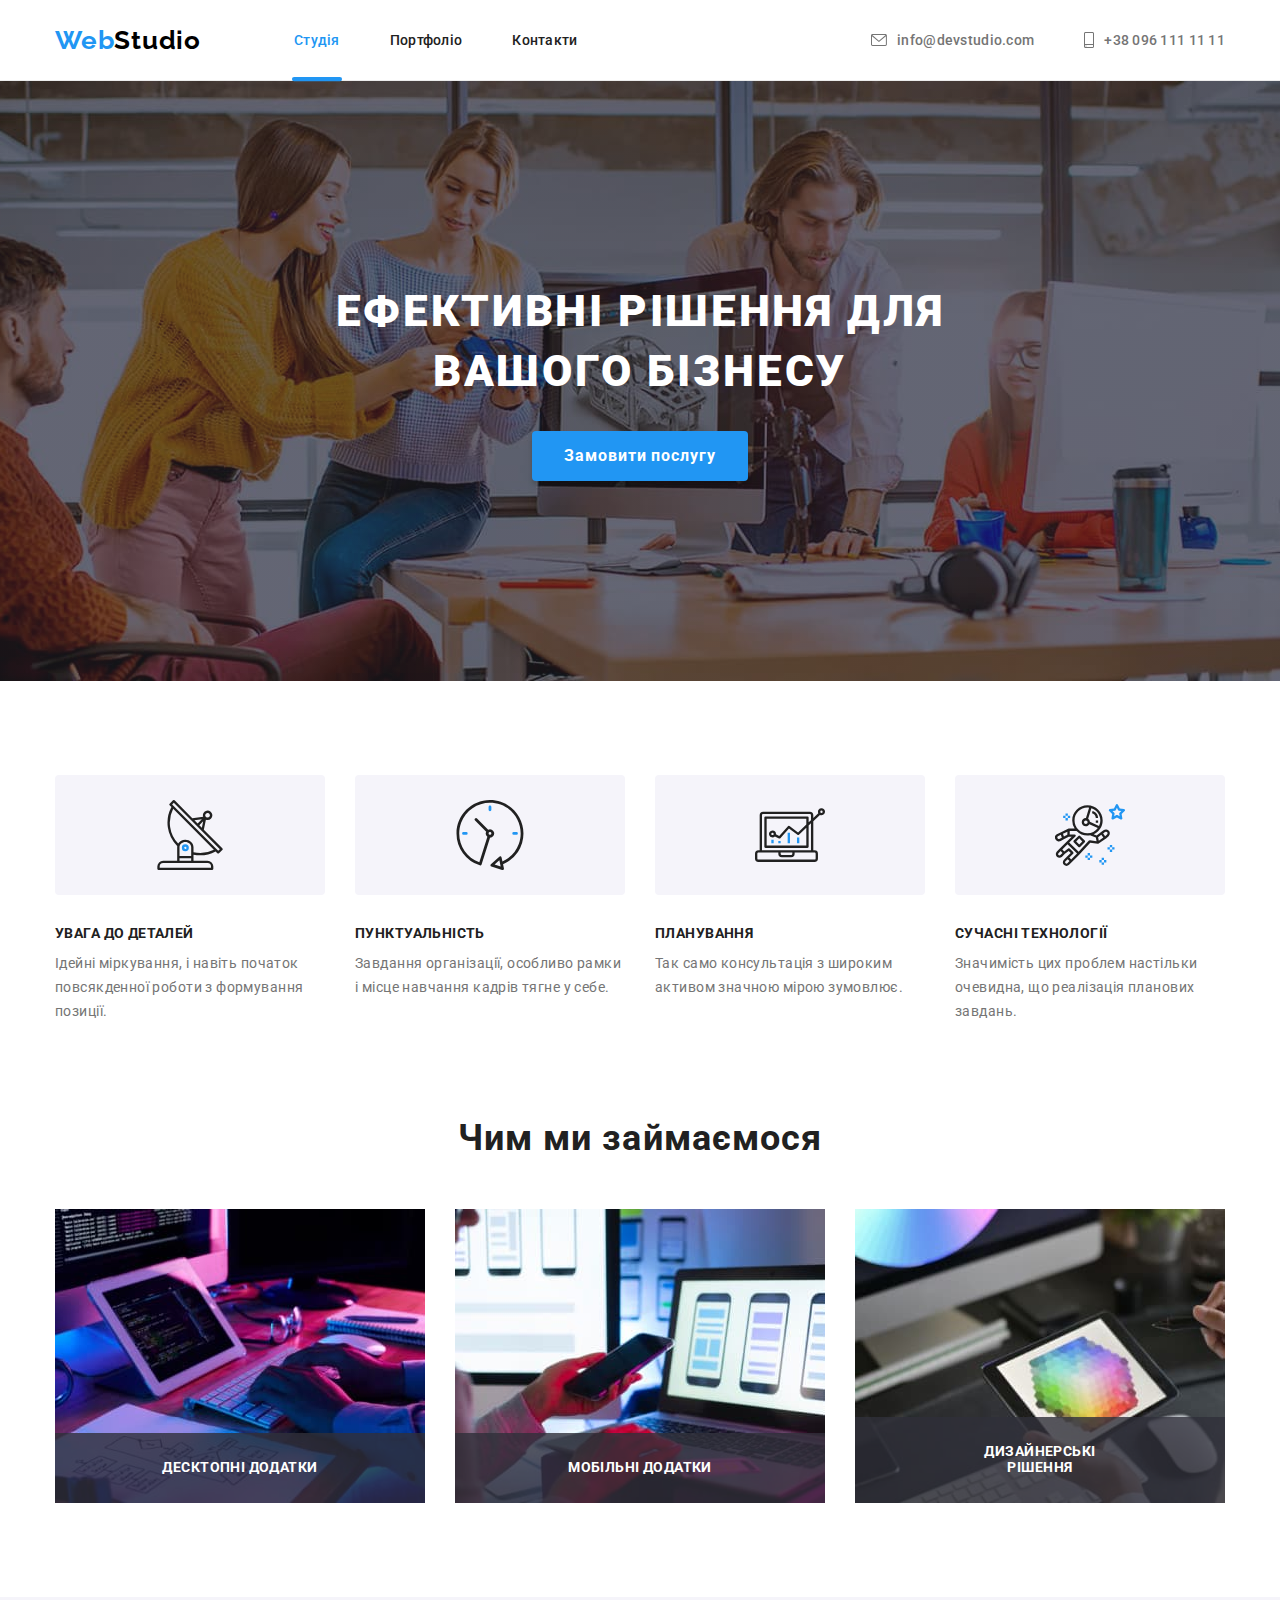
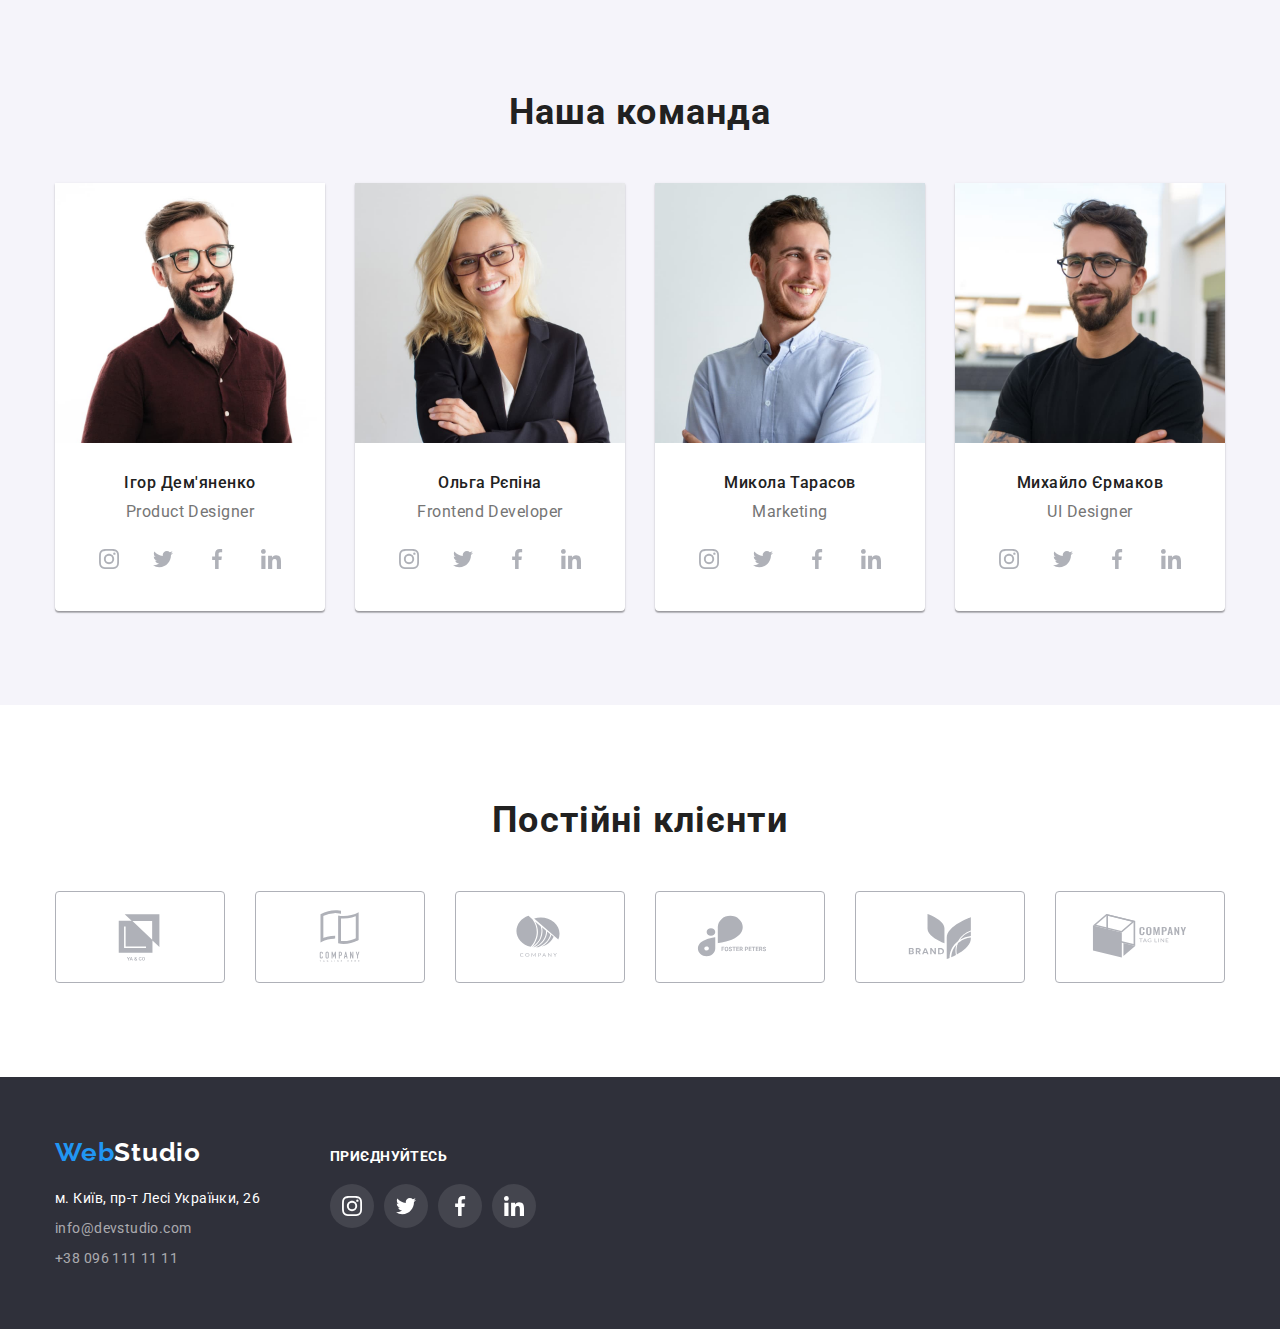
<file: index.html>
<!DOCTYPE html>
<html lang="uk">
  <head>
    <meta charset="UTF-8" />
    <meta http-equiv="X-UA-Compatible" content="IE=edge" />
    <meta name="viewport" content="width=device-width, initial-scale=1.0" />
    <title lang="en">Web Studio (Version 2.1)</title>
    <!--Fonts-->
    <link rel="preconnect" href="https://fonts.googleapis.com" />
    <link rel="preconnect" href="https://fonts.gstatic.com" crossorigin />
    <link
      href="https://fonts.googleapis.com/css2?family=Raleway:wght@700&family=Roboto:wght@400;500;700;900&display=swap"
      rel="stylesheet"
    />
    <!--Modern normalize-->
    <link
      rel="stylesheet"
      href="https://cdnjs.cloudflare.com/ajax/libs/modern-normalize/1.1.0/modern-normalize.min.css"
    />
    <!--Custom styles-->
    <link rel="stylesheet" href="./css/styles.css" />
  </head>

  <body>
    <header class="header">
      <div class="container header-container">
        <a href="./index.html" lang="en" class="logo logo-header link"
          ><span class="logo-accent">Web</span>Studio</a
        >
        <nav>
          <ul class="nav-list list">
            <li>
              <a href="./index.html" class="nav-item link current">Студія</a>
            </li>
            <li>
              <a href="./portfolio.html" class="nav-item link">Портфоліо</a>
            </li>
            <li><a href="" class="nav-item link">Контакти</a></li>
          </ul>
        </nav>
        <ul class="contact-list list">
          <li>
            <a href="mailto:info@devstudio.com" class="contact link" lang="en">
              <svg class="mail-icon" width="16" height="12">
                <use href="./images/icons.svg#icon-envelope"></use>
              </svg>
              info@devstudio.com
            </a>
          </li>
          <li>
            <a href="tel:+380961111111" class="contact link">
              <svg class="phone-icon" width="10" height="16">
                <use href="./images/icons.svg#icon-smartphone"></use>
              </svg>
              +38 096 111 11 11
            </a>
          </li>
        </ul>
      </div>
    </header>
    <main>
      <!-- Hero -->
      <section class="hero-section">
        <div class="container">
          <h1 class="hero-title">Ефективні рішення для вашого бізнесу</h1>
          <button type="button" class="hero-btn btn">Замовити послугу</button>
        </div>
      </section>
      <!-- Преимущества -->
      <section class="section">
        <div class="container">
          <h2 class="visually-hidden">Наші переваги</h2>
          <ul class="features-list card-set list">
            <li class="card-set-item">
              <div class="features-card">
                <svg class="feature-icon" width="70" height="70">
                  <use href="./images/icons.svg#icon-antenna"></use>
                </svg>
              </div>
              <h3 class="features-item">Увага до деталей</h3>
              <p class="features-text">
                Ідейні міркування, і навіть початок повсякденної роботи з
                формування позиції.
              </p>
            </li>
            <li class="card-set-item">
              <div class="features-card">
                <svg class="feature-icon" width="70" height="70">
                  <use href="./images/icons.svg#icon-clock"></use>
                </svg>
              </div>
              <h3 class="features-item">Пунктуальність</h3>
              <p class="features-text">
                Завдання організації, особливо рамки і місце навчання кадрів
                тягне у себе.
              </p>
            </li>
            <li class="card-set-item">
              <div class="features-card">
                <svg class="feature-icon" width="70" height="70">
                  <use href="./images/icons.svg#icon-diagram"></use>
                </svg>
              </div>
              <h3 class="features-item">Планування</h3>
              <p class="features-text">
                Так само консультація з широким активом значною мірою зумовлює.
              </p>
            </li>
            <li class="card-set-item">
              <div class="features-card">
                <svg class="feature-icon" width="70" height="70">
                  <use href="./images/icons.svg#icon-astronaut"></use>
                </svg>
              </div>
              <h3 class="features-item">Сучасні технології</h3>
              <p class="features-text">
                Значимість цих проблем настільки очевидна, що реалізація
                планових завдань.
              </p>
            </li>
          </ul>
        </div>
      </section>
      <!-- Чем мы занимемся -->
      <section class="work-section section">
        <div class="container">
          <h2 class="section-title">Чим ми займаємося</h2>
          <ul class="work-list card-set list">
            <li class="card-set-item">
              <img
                src="./images/work1.jpg"
                alt="Приклади робіт"
                width="370"
                height="294"
              />
              <div class="card-overlay">
                <p class="card-set-text">Десктопні додатки</p>
              </div>
            </li>
            <li class="card-set-item">
              <img
                src="./images/work2.jpg"
                alt="Приклади робіт"
                width="370"
                height="294"
              />
              <div class="card-overlay">
                <p class="card-set-text">Мобільні додатки</p>
              </div>
            </li>
            <li class="card-set-item">
              <img
                src="./images/work3.jpg"
                alt="Приклади робіт"
                width="370"
                height="294"
              />
              <div class="card-overlay">
                <p class="card-set-text">Дизайнерські рішення</p>
              </div>
            </li>
          </ul>
        </div>
      </section>
      <!-- Команда -->
      <section class="team section">
        <div class="container">
          <h2 class="section-title">Наша команда</h2>
          <ul class="card-set list">
            <li class="team-card card-set-item">
              <img
                src="./images/team1.jpg"
                alt="Член команди"
                width="270"
                height="260"
              />
              <div class="team-wrapper">
                <h3 class="team-name">Ігор Дем'яненко</h3>
                <p lang="en" class="team-postion">Product Designer</p>
                <ul class="socials list">
                  <li class="socials-item">
                    <a
                      class="socials-link link"
                      href="https://www.instagram.com"
                      target="_blank"
                      rel="noopener noreferrer nofollow"
                      aria-label="Instagram"
                    >
                      <svg class="socials-icon" width="20" height="20">
                        <use href="./images/icons.svg#icon-instagram"></use>
                      </svg>
                    </a>
                  </li>
                  <li class="socials-item">
                    <a
                      class="socials-link link"
                      href="https://twitter.com"
                      target="_blank"
                      rel="noopener noreferrer nofollow"
                      aria-label="Twitter"
                    >
                      <svg class="socials-icon" width="20" height="20">
                        <use href="./images/icons.svg#icon-twitter"></use>
                      </svg>
                    </a>
                  </li>
                  <li class="socials-item">
                    <a
                      class="socials-link link"
                      href="https://www.facebook.com"
                      target="_blank"
                      rel="noopener noreferrer nofollow"
                      aria-label="Facebook"
                    >
                      <svg class="socials-icon" width="20" height="20">
                        <use href="./images/icons.svg#icon-facebook"></use>
                      </svg>
                    </a>
                  </li>
                  <li class="socials-item">
                    <a
                      class="socials-link link"
                      href="https://www.linkedin.com"
                      target="_blank"
                      rel="noopener noreferrer nofollow"
                      aria-label="Linkedin"
                    >
                      <svg class="socials-icon" width="20" height="20">
                        <use href="./images/icons.svg#icon-linkedin"></use>
                      </svg>
                    </a>
                  </li>
                </ul>
              </div>
            </li>
            <li class="team-card card-set-item">
              <img
                src="./images/team2.jpg"
                alt="Член команди"
                width="270"
                height="260"
              />
              <div class="team-wrapper">
                <h3 class="team-name">Ольга Рєпіна</h3>
                <p lang="en" class="team-postion">Frontend Developer</p>
                <ul class="socials list">
                  <li class="socials-item">
                    <a
                      class="socials-link link"
                      href="https://www.instagram.com"
                      target="_blank"
                      rel="noopener noreferrer nofollow"
                      aria-label="Instagram"
                    >
                      <svg class="socials-icon" width="20" height="20">
                        <use href="./images/icons.svg#icon-instagram"></use>
                      </svg>
                    </a>
                  </li>
                  <li class="socials-item">
                    <a
                      class="socials-link link"
                      href="https://twitter.com"
                      target="_blank"
                      rel="noopener noreferrer nofollow"
                      aria-label="Twitter"
                    >
                      <svg class="socials-icon" width="20" height="20">
                        <use href="./images/icons.svg#icon-twitter"></use>
                      </svg>
                    </a>
                  </li>
                  <li class="socials-item">
                    <a
                      class="socials-link link"
                      href="https://www.facebook.com"
                      target="_blank"
                      rel="noopener noreferrer nofollow"
                      aria-label="Facebook"
                    >
                      <svg class="socials-icon" width="20" height="20">
                        <use href="./images/icons.svg#icon-facebook"></use>
                      </svg>
                    </a>
                  </li>
                  <li class="socials-item">
                    <a
                      class="socials-link link"
                      href="https://www.linkedin.com"
                      target="_blank"
                      rel="noopener noreferrer nofollow"
                      aria-label="Linkedin"
                    >
                      <svg class="socials-icon" width="20" height="20">
                        <use href="./images/icons.svg#icon-linkedin"></use>
                      </svg>
                    </a>
                  </li>
                </ul>
              </div>
            </li>
            <li class="team-card card-set-item">
              <img
                src="./images/team3.jpg"
                alt="Член команди"
                width="270"
                height="260"
              />
              <div class="team-wrapper">
                <h3 class="team-name">Микола Тарасов</h3>
                <p lang="en" class="team-postion">Marketing</p>
                <ul class="socials list">
                  <li class="socials-item">
                    <a
                      class="socials-link link"
                      href="https://www.instagram.com"
                      target="_blank"
                      rel="noopener noreferrer nofollow"
                      aria-label="Instagram"
                    >
                      <svg class="socials-icon" width="20" height="20">
                        <use href="./images/icons.svg#icon-instagram"></use>
                      </svg>
                    </a>
                  </li>
                  <li class="socials-item">
                    <a
                      class="socials-link link"
                      href="https://twitter.com"
                      target="_blank"
                      rel="noopener noreferrer nofollow"
                      aria-label="Twitter"
                    >
                      <svg class="socials-icon" width="20" height="20">
                        <use href="./images/icons.svg#icon-twitter"></use>
                      </svg>
                    </a>
                  </li>
                  <li class="socials-item">
                    <a
                      class="socials-link link"
                      href="https://www.facebook.com"
                      target="_blank"
                      rel="noopener noreferrer nofollow"
                      aria-label="Facebook"
                    >
                      <svg class="socials-icon" width="20" height="20">
                        <use href="./images/icons.svg#icon-facebook"></use>
                      </svg>
                    </a>
                  </li>
                  <li class="socials-item">
                    <a
                      class="socials-link link"
                      href="https://www.linkedin.com"
                      target="_blank"
                      rel="noopener noreferrer nofollow"
                      aria-label="Linkedin"
                    >
                      <svg class="socials-icon" width="20" height="20">
                        <use href="./images/icons.svg#icon-linkedin"></use>
                      </svg>
                    </a>
                  </li>
                </ul>
              </div>
            </li>
            <li class="team-card card-set-item">
              <img
                src="./images/team4.jpg"
                alt="Член команди"
                width="270"
                height="260"
              />
              <div class="team-wrapper">
                <h3 class="team-name">Михайло Єрмаков</h3>
                <p lang="en" class="team-postion">UI Designer</p>
                <ul class="socials list">
                  <li class="socials-item">
                    <a
                      class="socials-link link"
                      href="https://www.instagram.com"
                      target="_blank"
                      rel="noopener noreferrer nofollow"
                      aria-label="Instagram"
                    >
                      <svg class="socials-icon" width="20" height="20">
                        <use href="./images/icons.svg#icon-instagram"></use>
                      </svg>
                    </a>
                  </li>
                  <li class="socials-item">
                    <a
                      class="socials-link link"
                      href="https://twitter.com"
                      target="_blank"
                      rel="noopener noreferrer nofollow"
                      aria-label="Twitter"
                    >
                      <svg class="socials-icon" width="20" height="20">
                        <use href="./images/icons.svg#icon-twitter"></use>
                      </svg>
                    </a>
                  </li>
                  <li class="socials-item">
                    <a
                      class="socials-link link"
                      href="https://www.facebook.com"
                      target="_blank"
                      rel="noopener noreferrer nofollow"
                      aria-label="Facebook"
                    >
                      <svg class="socials-icon" width="20" height="20">
                        <use href="./images/icons.svg#icon-facebook"></use>
                      </svg>
                    </a>
                  </li>
                  <li class="socials-item">
                    <a
                      class="socials-link link"
                      href="https://www.linkedin.com"
                      target="_blank"
                      rel="noopener noreferrer nofollow"
                      aria-label="Linkedin"
                    >
                      <svg class="socials-icon" width="20" height="20">
                        <use href="./images/icons.svg#icon-linkedin"></use>
                      </svg>
                    </a>
                  </li>
                </ul>
              </div>
            </li>
          </ul>
        </div>
      </section>
      <!-- Постоянные клиенты -->
      <section class="section">
        <div class="container">
          <h2 class="section-title">Постійні клієнти</h2>
          <ul class="client-list list">
            <li class="client">
              <a
                class="client-link link"
                href="./index.html"
                target="_blank"
                rel="noopener noreferrer nofollow"
              >
                <svg class="client-icon" width="106" height="60">
                  <use href="./images/icons.svg#icon-logo"></use>
                </svg>
              </a>
            </li>
            <li class="client">
              <a
                class="client-link link"
                href="./index.html"
                target="_blank"
                rel="noopener noreferrer nofollow"
              >
                <svg class="client-icon" width="106" height="60">
                  <use href="./images/icons.svg#icon-logo2"></use>
                </svg>
              </a>
            </li>
            <li class="client">
              <a
                class="client-link link"
                href="./index.html"
                target="_blank"
                rel="noopener noreferrer nofollow"
              >
                <svg class="client-icon" width="106" height="60">
                  <use href="./images/icons.svg#icon-logo3"></use>
                </svg>
              </a>
            </li>
            <li class="client">
              <a
                class="client-link link"
                href="./index.html"
                target="_blank"
                rel="noopener noreferrer nofollow"
              >
                <svg class="client-icon" width="106" height="60">
                  <use href="./images/icons.svg#icon-logo4"></use>
                </svg>
              </a>
            </li>
            <li class="client">
              <a
                class="client-link link"
                href="./index.html"
                target="_blank"
                rel="noopener noreferrer nofollow"
              >
                <svg class="client-icon" width="106" height="60">
                  <use href="./images/icons.svg#icon-logo5"></use>
                </svg>
              </a>
            </li>
            <li class="client">
              <a
                class="client-link link"
                href="./index.html"
                target="_blank"
                rel="noopener noreferrer nofollow"
              >
                <svg class="client-icon" width="106" height="60">
                  <use href="./images/icons.svg#icon-logo6"></use>
                </svg>
              </a>
            </li>
          </ul>
        </div>
      </section>
    </main>
    <footer class="footer">
      <div class="footer-container container">
        <div class="contacts">
          <a href="./index.html" lang="en" class="logo logo-footer link"
            ><span class="logo-accent">Web</span>Studio</a
          >
          <address>
            <ul class="list">
              <li class="contact-item">
                <a
                  href="https://goo.gl/maps/BQu9GLipV9uaVXhj8"
                  target="_blank"
                  rel="noopener noreferrer nofollow"
                  class="contact-link link"
                  >м. Київ, пр-т Лесі Українки, 26</a
                >
              </li>
              <li class="contact-item">
                <a
                  href="mailto:info@devstudio.com"
                  class="contact-link mail link"
                  lang="en"
                  >info@devstudio.com
                </a>
              </li>
              <li class="contact-item">
                <a href="tel:+380961111111" class="contact-link phone link"
                  >+38 096 111 11 11
                </a>
              </li>
            </ul>
          </address>
        </div>
        <div>
          <strong class="footer-title">приєднуйтесь</strong>
          <ul class="socials list">
            <li class="socials-item">
              <a
                class="footer-socials-link link"
                href="https://www.instagram.com"
                target="_blank"
                rel="noopener noreferrer nofollow"
                aria-label="Instagram"
              >
                <svg class="footer-socials-icon" width="20" height="20">
                  <use href="./images/icons.svg#icon-instagram"></use>
                </svg>
              </a>
            </li>
            <li class="socials-item">
              <a
                class="footer-socials-link link"
                href="https://twitter.com"
                target="_blank"
                rel="noopener noreferrer nofollow"
                aria-label="Twitter"
              >
                <svg class="footer-socials-icon" width="20" height="20">
                  <use href="./images/icons.svg#icon-twitter"></use>
                </svg>
              </a>
            </li>
            <li class="socials-item">
              <a
                class="footer-socials-link link"
                href="https://www.facebook.com"
                target="_blank"
                rel="noopener noreferrer nofollow"
                aria-label="Facebook"
              >
                <svg class="footer-socials-icon" width="20" height="20">
                  <use href="./images/icons.svg#icon-facebook"></use>
                </svg>
              </a>
            </li>
            <li class="socials-item">
              <a
                class="footer-socials-link link"
                href="https://www.linkedin.com"
                target="_blank"
                rel="noopener noreferrer nofollow"
                aria-label="Linkedin"
              >
                <svg class="footer-socials-icon" width="20" height="20">
                  <use href="./images/icons.svg#icon-linkedin"></use>
                </svg>
              </a>
            </li>
          </ul>
        </div>
      </div>
    </footer>
  </body>
</html>
</file>
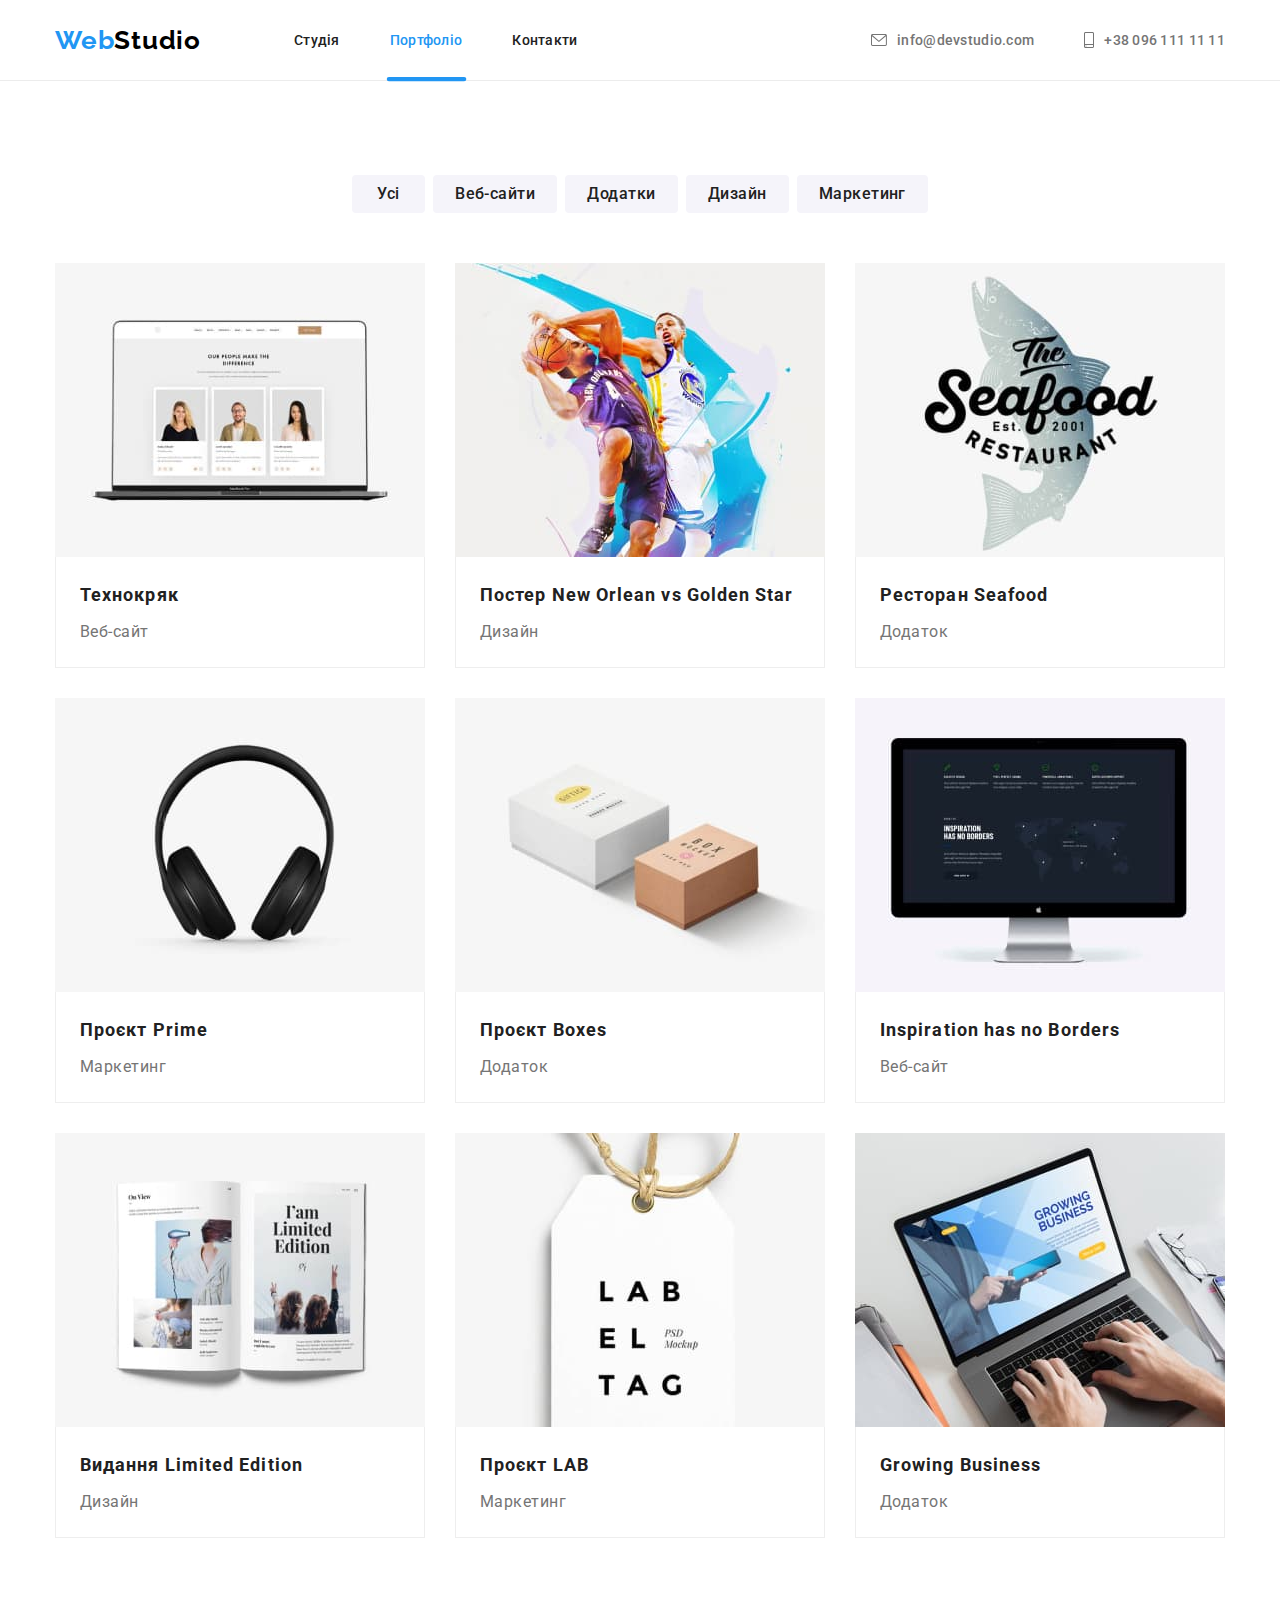
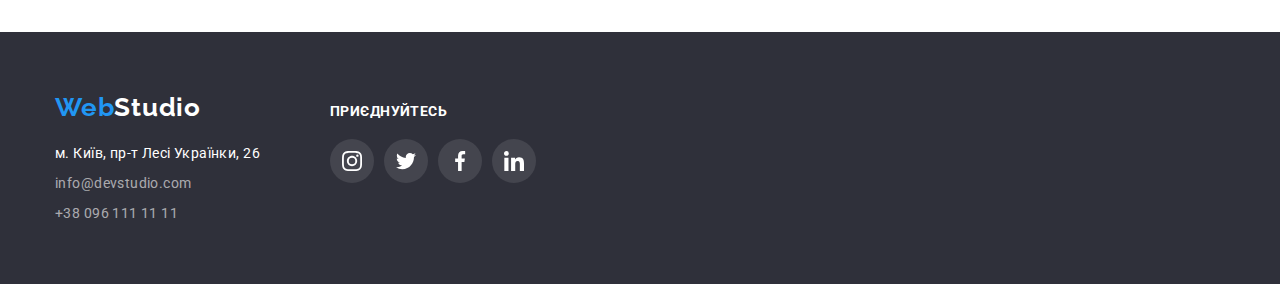
<file: portfolio.html>
<!DOCTYPE html>
<html lang="uk">
  <head>
    <meta charset="UTF-8" />
    <meta http-equiv="X-UA-Compatible" content="IE=edge" />
    <meta name="viewport" content="width=device-width, initial-scale=1.0" />
    <title lang="en">Web Studio (Version 2.1)</title>
    <!--Fonts-->
    <link rel="preconnect" href="https://fonts.googleapis.com" />
    <link rel="preconnect" href="https://fonts.gstatic.com" crossorigin />
    <link
      href="https://fonts.googleapis.com/css2?family=Raleway:wght@700&family=Roboto:wght@400;500;700;900&display=swap"
      rel="stylesheet"
    />
    <!--Modern normalize-->
    <link
      rel="stylesheet"
      href="https://cdnjs.cloudflare.com/ajax/libs/modern-normalize/1.1.0/modern-normalize.min.css"
    />
    <!--Custom styles-->
    <link rel="stylesheet" href="./css/styles.css" />
  </head>

  <body>
    <!-- Header -->
    <header class="header">
      <div class="container header-container">
        <a href="./index.html" lang="en" class="logo logo-header link"
          ><span class="logo-accent">Web</span>Studio</a
        >
        <nav>
          <ul class="nav-list list">
            <li><a href="./index.html" class="nav-item link">Студія</a></li>
            <li>
              <a href="./portfolio.html" class="nav-item link current"
                >Портфоліо</a
              >
            </li>
            <li><a href="" class="nav-item link">Контакти</a></li>
          </ul>
        </nav>
        <ul class="contact-list list">
          <li>
            <a href="mailto:info@devstudio.com" class="contact link" lang="en">
              <svg class="mail-icon" width="16" height="12">
                <use href="./images/icons.svg#icon-envelope"></use>
              </svg>
              info@devstudio.com
            </a>
          </li>
          <li>
            <a href="tel:+380961111111" class="contact link">
              <svg class="phone-icon" width="10" height="16">
                <use href="./images/icons.svg#icon-smartphone"></use>
              </svg>
              +38 096 111 11 11
            </a>
          </li>
        </ul>
      </div>
    </header>
    <main>
      
      
      <section class="section">
        <!-- Список кнопок -->
        <div class="container">
          <h1 class="visually-hidden">Наші проєкти</h1>
          <ul class="filter-list list">
            <li>
              <button type="button" class="filter-btn btn">Усі</button>
            </li>
            <li>
              <button type="button" class="filter-btn btn">Веб-сайти</button>
            </li>
            <li>
              <button type="button" class="filter-btn btn">Додатки</button>
            </li>
            <li>
              <button type="button" class="filter-btn btn">Дизайн</button>
            </li>
            <li>
              <button type="button" class="filter-btn btn">Маркетинг</button>
            </li>
          </ul>
          <!-- Потфолио список -->
          <ul class="portfolio-list card-set list">
            <li class="portfolio-card card-set-item">
              <a href="" class="portfolio-item link">
                <img
                  src="./images/portfolio/laptop.jpg"
                  alt="Ноутбук з веб-сайтом"
                  width="370"
                  height="294"
                />
                <div class="project-wrapper">
                  <h2 class="project-title">Технокряк</h2>
                  <p class="project-text">Веб-сайт</p>
                </div>
              </a>
            </li>
            <li class="portfolio-card card-set-item">
              <a href="" class="portfolio-item link">
                <img
                  src="./images/portfolio/poster.jpg"
                  alt="Постер з баскетболістами"
                  width="370"
                  height="294"
                />
                <div class="project-wrapper">
                  <h2 class="project-title">
                    Постер <span lang="en">New Orlean vs Golden Star</span>
                  </h2>
                  <p class="project-text">Дизайн</p>
                </div>
              </a>
            </li>
            <li class="portfolio-card card-set-item">
              <a href="" class="portfolio-item link">
                <img
                  src="./images/portfolio/seafood.jpg"
                  alt="Логотип рибного ресторану"
                  width="370"
                  height="294"
                />
                <div class="project-wrapper">
                  <h2 class="project-title">
                    Ресторан <span lang="en">Seafood</span>
                  </h2>
                  <p class="project-text">Додаток</p>
                </div>
              </a>
            </li>
            <li class="portfolio-card card-set-item">
              <a href="" class="portfolio-item link">
                <img
                  src="./images/portfolio/headphones.jpg"
                  alt="Навушники"
                  width="370"
                  height="294"
                />
                <div class="project-wrapper">
                  <h2 class="project-title">
                    Проєкт <span lang="en">Prime</span>
                  </h2>
                  <p class="project-text">Маркетинг</p>
                </div>
              </a>
            </li>
            <li class="portfolio-card card-set-item">
              <a href="" class="portfolio-item link">
                <img
                  src="./images/portfolio/boxes.jpg"
                  alt="Дві коробки"
                  width="370"
                  height="294"
                />
                <div class="project-wrapper">
                  <h2 class="project-title">
                    Проєкт <span lang="en">Boxes</span>
                  </h2>
                  <p class="project-text">Додаток</p>
                </div>
              </a>
            </li>
            <li class="portfolio-card card-set-item">
              <a href="" class="portfolio-item link">
                <img
                  src="./images/portfolio/monitor.jpg"
                  alt="Монітор з веб-сайтом"
                  width="370"
                  height="294"
                />
                <div class="project-wrapper">
                  <h2 lang="en" class="project-title">
                    Inspiration has no Borders
                  </h2>
                  <p class="project-text">Веб-сайт</p>
                </div>
              </a>
            </li>
            <li class="portfolio-card card-set-item">
              <a href="" class="portfolio-item link">
                <img
                  src="./images/portfolio/magazine.jpg"
                  alt="Журнал"
                  width="370"
                  height="294"
                />
                <div class="project-wrapper">
                  <h2 class="project-title">
                    Видання <span lang="en">Limited Edition</span>
                  </h2>
                  <p class="project-text">Дизайн</p>
                </div>
              </a>
            </li>
            <li class="portfolio-card card-set-item">
              <a href="" class="portfolio-item link">
                <img
                  src="./images/portfolio/lab-tag.jpg"
                  alt="Цінник з надписом TAG"
                  width="370"
                  height="294"
                />
                <div class="project-wrapper">
                  <h2 class="project-title">
                    Проєкт <span lang="en">LAB</span>
                  </h2>
                  <p class="project-text">Маркетинг</p>
                </div>
              </a>
            </li>
            <li class="portfolio-card card-set-item">
              <a href="" class="portfolio-item link">
                <img
                  src="./images/portfolio/laptop-hands.jpg"
                  alt="Ноутбук з руками людини"
                  width="370"
                  height="294"
                />
                <div class="project-wrapper">
                  <h2 lang="en" class="project-title">Growing Business</h2>
                  <p class="project-text">Додаток</p>
                </div>
              </a>
            </li>
          </ul>
        </div>
      </section>
    </main>
    <footer class="footer">
      <div class="footer-container container">
        <div class="contacts">
          <a href="./index.html" lang="en" class="logo logo-footer link"
            ><span class="logo-accent">Web</span>Studio</a
          >
          <address>
            <ul class="list">
              <li class="contact-item">
                <a
                  href="https://goo.gl/maps/BQu9GLipV9uaVXhj8"
                  target="_blank"
                  rel="noopener noreferrer nofollow"
                  class="contact-link link"
                  >м. Київ, пр-т Лесі Українки, 26</a
                >
              </li>
              <li class="contact-item">
                <a
                  href="mailto:info@devstudio.com"
                  class="contact-link mail link"
                  lang="en"
                  >info@devstudio.com</a
                >
              </li>
              <li class="contact-item">
                <a href="tel:+380961111111" class="contact-link phone link"
                  >+38 096 111 11 11</a
                >
              </li>
            </ul>
          </address>
        </div>
        <div>
          <strong class="footer-title">приєднуйтесь</strong>
          <ul class="socials list">
            <li class="socials-item">
              <a
                class="footer-socials-link link"
                href="https://www.instagram.com"
                target="_blank"
                rel="noopener noreferrer nofollow"
                aria-label="Instagram"
              >
                <svg class="footer-socials-icon" width="20" height="20">
                  <use href="./images/icons.svg#icon-instagram"></use>
                </svg>
              </a>
            </li>
            <li class="socials-item">
              <a
                class="footer-socials-link link"
                href="https://twitter.com"
                target="_blank"
                rel="noopener noreferrer nofollow"
                aria-label="Twitter"
              >
                <svg class="footer-socials-icon" width="20" height="20">
                  <use href="./images/icons.svg#icon-twitter"></use>
                </svg>
              </a>
            </li>
            <li class="socials-item">
              <a
                class="footer-socials-link link"
                href="https://www.facebook.com"
                target="_blank"
                rel="noopener noreferrer nofollow"
                aria-label="Facebook"
              >
                <svg class="footer-socials-icon" width="20" height="20">
                  <use href="./images/icons.svg#icon-facebook"></use>
                </svg>
              </a>
            </li>
            <li class="socials-item">
              <a
                class="footer-socials-link link"
                href="https://www.linkedin.com"
                target="_blank"
                rel="noopener noreferrer nofollow"
                aria-label="Linkedin"
              >
                <svg class="footer-socials-icon" width="20" height="20">
                  <use href="./images/icons.svg#icon-linkedin"></use>
                </svg>
              </a>
            </li>
          </ul>
        </div>
      </div>
    </footer>
  </body>
</html>
</file>
<file: css/styles.css>
:root {
  --main-background-color: #fff;
  --dark-background-color: #2f303a;
  --secondary-background-color: #f5f4fa;
  --hero-backrgound-color: #c4c4c4;
  --hero-gradient: rgba(47, 48, 58, 0.4);
  --main-text-color: #757575;
  --main-title-color: #212121;
  --accent-color: #2196f3;
  --logo-color: #000;
  --main-white-color: #fff;
  --sencondary-white-color: rgba(255, 255, 255, 0.6);
  --btn-active-color: #188ce8;
  --portfolio-card-border-color: #eeeeee;
  --feature-icon-bg: #f5f4fa;
  --icon-main-color: #afb1b8;
  --icon-white-color: #fff;
  --icon-footer-bg-color: rgba(255, 255, 255, 0.1);
  --border-color: #afb1b8;
  --indent: 30px;
  --items: 4;
  --time: 250ms cubic-bezier(0.4, 0, 0.2, 1);
}

.container {
  width: 1200px;
  padding-left: 15px;
  padding-right: 15px;
  margin-left: auto;
  margin-right: auto;

  /*outline: 2px solid red;*/
}
body {
  font-family: "Roboto", "Verdana", sans-serif;
  font-size: 14px;
  background-color: var(--main-background-color);
  color: var(--main-text-color);
}

.visually-hidden {
  position: absolute;
  width: 1px;
  height: 1px;
  margin: -1px;
  border: 0;
  padding: 0;
  white-space: nowrap;
  clip-path: inset(100%);
  clip: rect(0 0 0 0);
  overflow: hidden;
}

/* ===========>>>  Card set <<<=========== */

.card-set {
  display: flex;
  flex-wrap: wrap;
  gap: var(--indent);
}

.card-set-item {
  position: relative;
  flex-basis: calc(
    (100% - var(--indent) * (var(--items) - 1)) / (var(--items))
  );
}

.card-overlay {
  position: absolute;

  padding: 27px 107px;
  bottom: 0;
  width: 100%;

  background: rgba(47, 48, 58, 0.8);
}



.card-set-text {
  text-align: center;

  font-family: "Roboto";
  font-weight: 700;
  font-size: 14px;
  line-height: 1.14;
  letter-spacing: 0.03em;
  text-transform: uppercase;

  color: var(--main-white-color);
}

/* ===========>>>  Reset   <<<===========*/

h1,
h2,
h3,
h4,
h5,
h6,
p {
  margin: 0;
  padding: 0;
}

img {
  display: block;
  max-width: 100%;
  height: auto;
}

.link {
  text-decoration: none;
}

.list {
  padding: 0;
  margin: 0;
  list-style: none;
}

.btn {
  font-family: inherit;
  cursor: pointer;
  border: 0;
}

/*===========>>>   Header   <<<=========== */

.header {
  background-color: var(--main-background-color);
  border-bottom: 1px solid #ececec;
}

.header-container {
  display: flex;
  align-items: center;
}

.logo {
  font-family: "Raleway", sans-serif;
  font-weight: 700;
  font-size: 26px;
  line-height: calc(31 / 26);
  letter-spacing: 0.03em;
  color: var(--logo-color);
}

.logo-header {
  margin-right: 93px;
}

.logo-accent {
  color: var(--accent-color);
}

.nav-list {
  display: flex;
  gap: 50px;
}
.nav-item {
  display: block;
  padding-top: 32px;
  padding-bottom: 32px;
  font-weight: 500;
  line-height: calc(16 / 14);
  letter-spacing: 0.02em;
  color: var(--main-title-color);

  transition: color var(--time);
}

.nav-item.current {
  color: var(--accent-color);
}
.nav-item:hover,
.nav-item:focus {
  color: var(--accent-color);
}

.contact-list {
  display: flex;
  gap: 50px;
  margin-left: auto;
}

.contact {
  display: flex;
  align-items: center;
  padding-top: 32px;
  padding-bottom: 32px;
  font-weight: 500;
  line-height: calc(16 / 14);
  letter-spacing: 0.02em;
  color: var(--main-text-color);

  transition: color var(--time);
}

.contact:hover,
.contact:focus {
  color: var(--accent-color);
}

.mail-icon,
.phone-icon {
  margin-right: 10px;
  fill: currentColor;
}

/* ===========>>>  >Hero  <<<===========*/

.hero-section {
  max-width: 1600px;
  margin: 0 auto;
  padding-top: 200px;
  padding-bottom: 200px;
  background-color: var(--hero-backrgound-color);
  background-image: linear-gradient(var(--hero-gradient), var(--hero-gradient)),
    url(../images/hero.jpg);
  background-repeat: no-repeat;
  background-position: center;
  text-align: center;
}

.hero-title {
  width: 696px;
  margin-right: auto;
  margin-left: auto;
  margin-bottom: 30px;

  font-weight: 900;
  font-size: 44px;
  line-height: calc(60 / 44);
  text-align: center;
  letter-spacing: 0.06em;
  text-transform: uppercase;
  color: var(--main-white-color);
}

.hero-btn {
  padding: 10px 32px;
  min-width: 216px;

  font-weight: 700;
  font-size: 16px;
  line-height: calc(30 / 16);
  text-align: center;
  letter-spacing: 0.06em;
  color: var(--main-white-color);
  background-color: var(--accent-color);
  box-shadow: 0px 4px 4px rgba(0, 0, 0, 0.15);
  border-radius: 4px;

  transition: background-color var(--time);
}

.hero-btn:active,
.hero-btn:hover,
.hero-btn:focus {
  background-color: var(--btn-active-color);
}
/* ===========>>>>Features <<<<=========== */

.section {
  padding-top: 94px;
  padding-bottom: 94px;
}

.features-card {
  display: flex;
  justify-content: center;
  align-items: center;
  width: 270px;
  height: 120px;
  background-color: var(--feature-icon-bg);
  border-radius: 4px;
  margin-bottom: 30px;
}

.features-item {
  margin-bottom: 10px;
  font-weight: 700;
  font-size: 14px;
  line-height: calc(16 / 14);
  letter-spacing: 0.03em;
  text-transform: uppercase;
  color: var(--main-title-color);
}

.features-text {
  line-height: calc(24 / 14);
  letter-spacing: 0.03em;
}

/*===========>>>> Work examples <<<<=========== */

.work-section {
  padding-top: 0;
}

.section-title {
  margin-bottom: 50px;

  font-weight: 700;
  font-size: 36px;
  line-height: calc(42 / 36);
  text-align: center;
  letter-spacing: 0.03em;
  color: var(--main-title-color);
}

.work-list {
  --items: 3;
}

/*===========>>>> Team <<<<=========== */

.team {
  background-color: var(--secondary-background-color);
}

.team-card {
  background-color: var(--main-background-color);
  box-shadow: 0px 1px 3px rgba(0, 0, 0, 0.12), 0px 1px 1px rgba(0, 0, 0, 0.14),
    0px 2px 1px rgba(0, 0, 0, 0.2);
  border-radius: 0px 0px 4px 4px;
}
.team-wrapper {
  padding: 30px 10px;
}

.team-name {
  margin-bottom: 10px;

  font-weight: 500;
  font-size: 16px;
  line-height: calc(19 / 16);
  text-align: center;
  letter-spacing: 0.03em;
  color: var(--main-title-color);
}

.team-postion {
  margin-bottom: 16px;
  font-size: 16px;
  line-height: calc(19 / 16);
  text-align: center;
  letter-spacing: 0.03em;
}

.socials {
  display: flex;
  justify-content: center;
  align-items: center;
  gap: 10px;
}
.socials-item {
  width: 44px;
  height: 44px;
}
.socials-link {
  display: flex;
  justify-content: center;
  align-items: center;
  width: 100%;
  height: 100%;
  border-radius: 50%;
  background-color: var(--main-background-color);
  color: var(--icon-main-color);

  transition: color var(--time), background-color var(--time);
}

.socials-link:hover,
.socials-link:focus {
  background-color: var(--accent-color);
  color: var(--icon-white-color);
}

.socials-icon {
  fill: currentColor;
}

/*===========>>>>Clients<<<<===========*/

.client-list {
  display: flex;
  justify-content: center;
  align-items: center;
  gap: 30px;
}

.client {
  width: 170px;
  height: 92px;
}
.client-link {
  display: flex;
  justify-content: center;
  align-items: center;
  width: 100%;
  height: 100%;
  color: var(--icon-main-color);
  background-color: var(--main-background-color);
  border-radius: 4px;
  border: 1px solid var(--border-color);

  transition: color var(--time), background-color var(--time);
}

.client-link:hover,
.client-link:focus {
  color: var(--accent-color);
  border: 1px solid var(--accent-color);
}

.client-icon {
  fill: currentColor;
}
/* ===========>>>> Footer <<<<===========*/

.footer {
  padding-top: 60px;
  padding-bottom: 60px;
  background-color: var(--dark-background-color);
}

.footer-container {
  display: flex;
  align-items: baseline;
}

.contacts {
  margin-right: 70px;
}

.logo-footer {
  display: inline-block;
  margin-bottom: 20px;

  color: var(--main-white-color);
}

.contact-item:not(:last-child) {
  margin-bottom: 9px;
}

.contact-link {
  font-style: normal;
  line-height: calc(21 / 14);
  letter-spacing: 0.03em;
  color: var(--main-white-color);

  transition: color var(--time);
}
.contact-link.mail,
.contact-link.phone {
  color: var(--sencondary-white-color);
}

.contact-link:hover,
.contact-link:focus {
  color: var(--accent-color);
}

.footer-title {
  display: inline-block;
  margin-bottom: 20px;
  font-weight: 700;
  font-size: 14px;
  line-height: calc(16 / 14);
  letter-spacing: 0.03em;
  text-transform: uppercase;
  color: var(--main-white-color);
}

.footer-socials-link {
  display: flex;
  justify-content: center;
  align-items: center;
  width: 100%;
  height: 100%;
  border-radius: 50%;
  background-color: var(--icon-footer-bg-color);
  color: var(--icon-white-color);

  transition: color var(--time), background-color var(--time);
}

.footer-socials-link:hover,
.footer-socials-link:focus {
  background-color: var(--accent-color);
  color: var(--icon-white-color);
}

.footer-socials-icon {
  fill: currentColor;
}
/* ===========>>>>  Portfolio CSS<<<<=========== */

/* ===========>>>>  Filter  <<<<=========== */

.filter-list {
  display: flex;
  justify-content: center;
  gap: 8px;
  margin-bottom: 50px;
}

.filter-btn {
  padding: 6px 22px;
  min-width: 73px;

  background-color: var(--secondary-background-color);
  font-weight: 500;
  font-size: 16px;
  line-height: calc(26 / 16);
  text-align: center;
  letter-spacing: 0.03em;
  color: var(--main-title-color);
  border-radius: 4px;

  transition: color var(--time), background-color var(--time),
    box-shadow var(--time);
}
.filter-btn.current {
  color: var(--main-white-color);
  background-color: var(--accent-color);
}

.filter-btn:hover,
.filter-btn:focus {
  color: var(--main-white-color);
  background-color: var(--accent-color);
  box-shadow: 0px 3px 1px rgba(0, 0, 0, 0.1), 0px 1px 2px rgba(0, 0, 0, 0.08),
    0px 2px 2px rgba(0, 0, 0, 0.12);
}

/* ===========>>>>  Portfolio <<<<=========== */
.portfolio-list {
  --items: 3;
}

.portfolio-card {
  background-color: var(--main-background-color);
}
/* Ховер ссылки */
.portfolio-item {
  display: inline-block;
}
.portfolio-item:hover {
  box-shadow: 0px 1px 1px rgba(0, 0, 0, 0.12), 0px 4px 4px rgba(0, 0, 0, 0.06),
    1px 4px 6px rgba(0, 0, 0, 0.16);
}

.project-wrapper {
  padding: 20px 24px;

  border: 1px solid var(--portfolio-card-border-color);
  border-top: none;
}

.project-title {
  margin-bottom: 4px;
  font-weight: 700;
  font-size: 18px;
  line-height: calc(36 / 18);
  letter-spacing: 0.06em;
  color: var(--main-title-color);
}

.project-text {
  font-size: 16px;
  line-height: calc(30 / 16);
  letter-spacing: 0.03em;
  color: var(--main-text-color);
}

/* ===========>>>  Animations <<<<=========== */

/*===========>>> Подчеркивание на странице  <<<<=========== */

.nav-item {
  position: relative;
}
.current::after {
  content: "";

  position: absolute;
  bottom: 0;
  transform: translateY(1px);
  scale: 1.09;

  display: block;
  width: 100%;
  height: 4px;
  padding: 0;

  background: var(--accent-color);
  border-radius: 2px;
}
</file>
